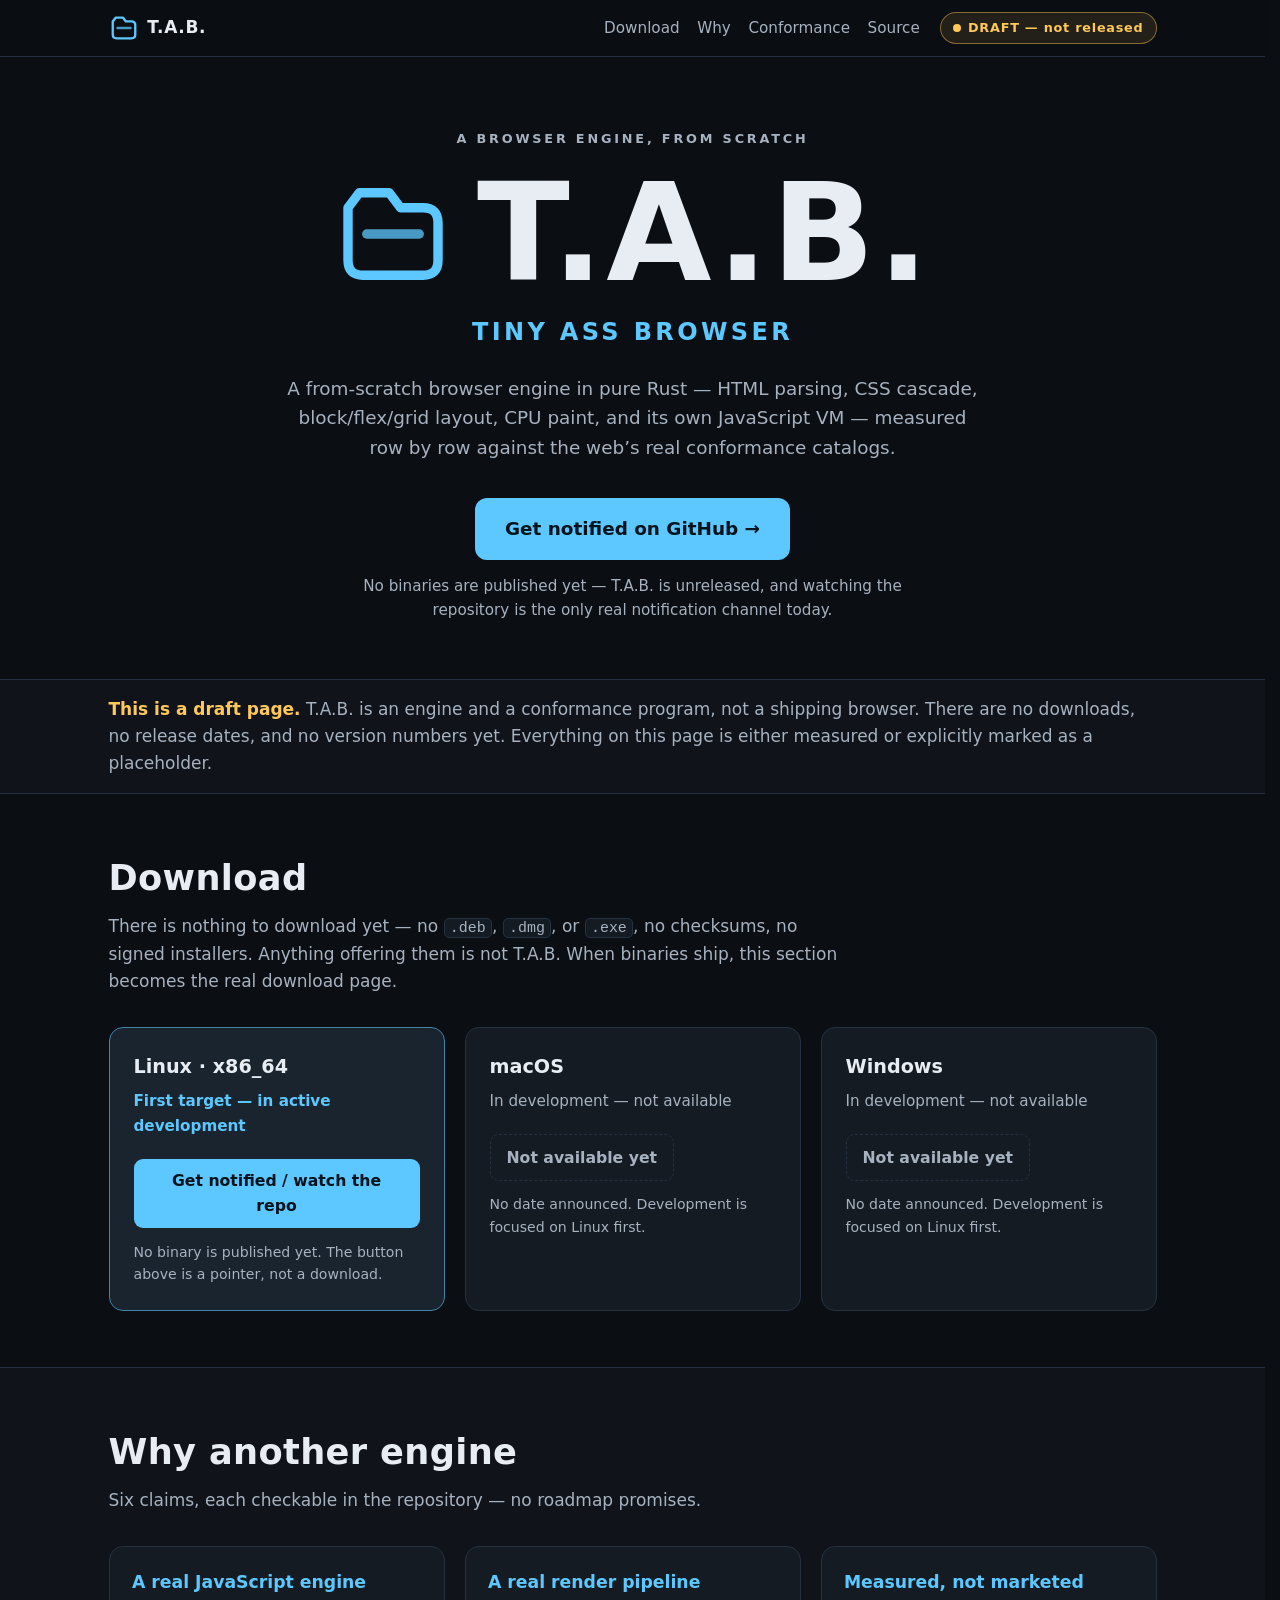
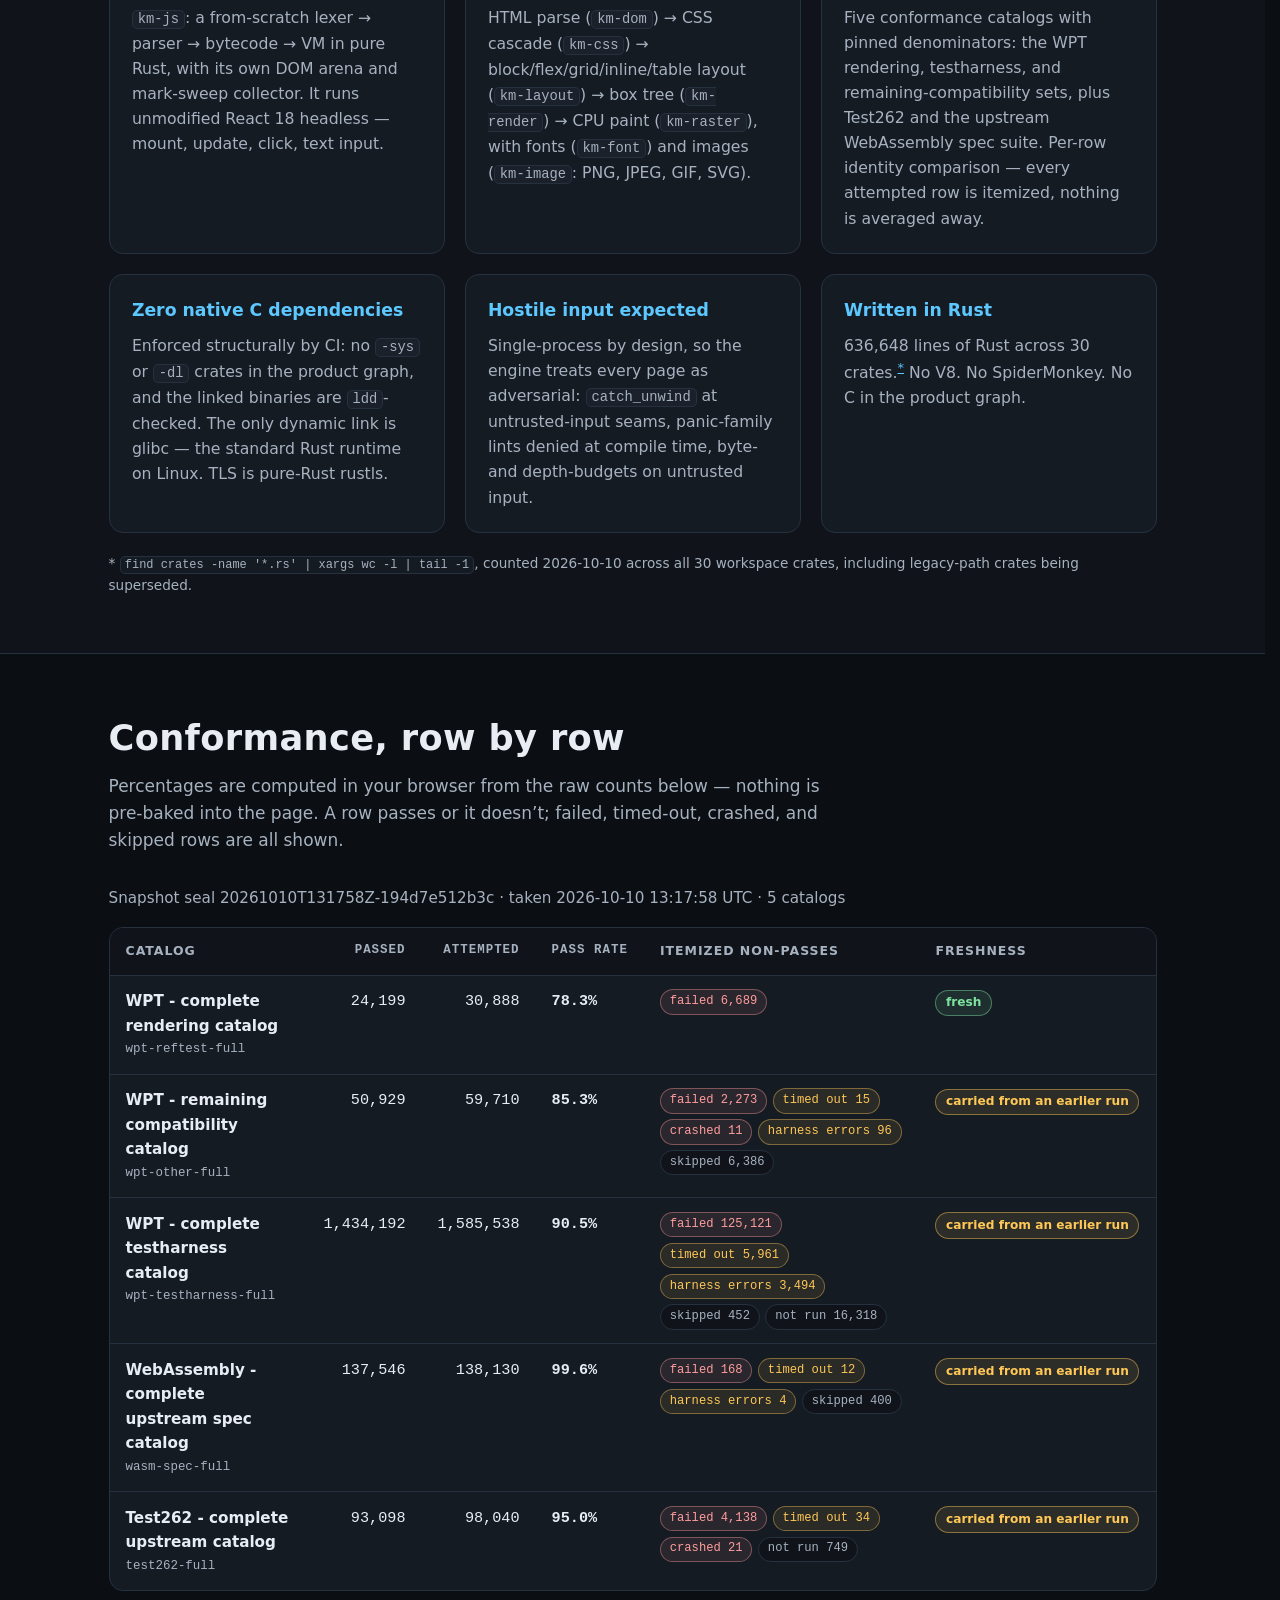
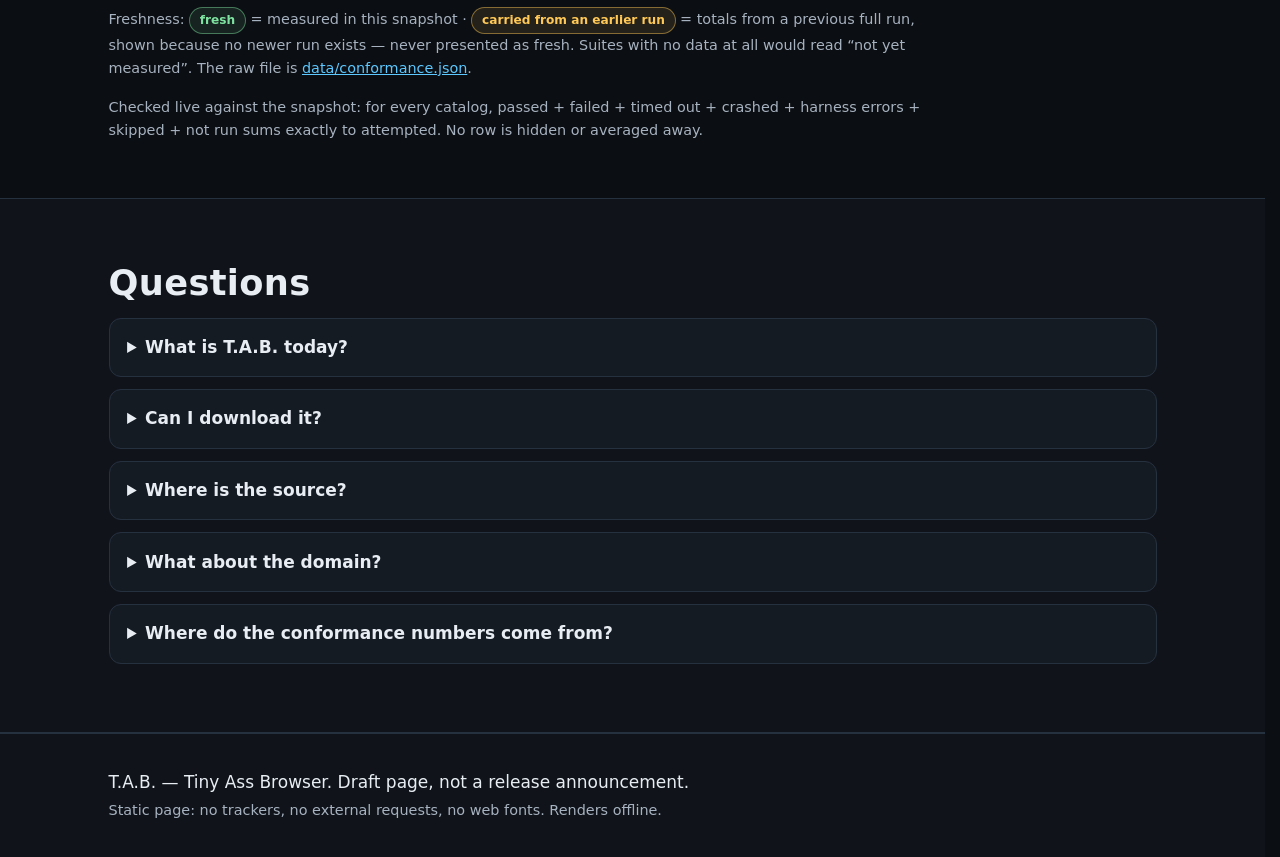
<file: index.html>
<!doctype html>
<html lang="en">
<head>
<meta charset="utf-8">
<meta name="viewport" content="width=device-width, initial-scale=1">
<meta name="color-scheme" content="dark">
<meta name="description" content="T.A.B. (Tiny Ass Browser) — a from-scratch browser engine in pure Rust. Unreleased: this is the draft of the future download page. No binaries exist yet.">
<meta name="robots" content="noindex">
<title>T.A.B. — Tiny Ass Browser · Download (draft)</title>
<link rel="icon" href="data:image/svg+xml,%3Csvg%20xmlns='http://www.w3.org/2000/svg'%20viewBox='0%200%2064%2064'%3E%3Cpath%20d='M14%2010%20H30%20L36%2018%20H48%20Q56%2018%2056%2026%20V46%20Q56%2054%2048%2054%20H16%20Q8%2054%208%2046%20V18%20L14%2010%20Z'%20fill='none'%20stroke='%235cc8ff'%20stroke-width='5'%20stroke-linejoin='round'/%3E%3Cpath%20d='M18%2032%20H46'%20stroke='%235cc8ff'%20stroke-width='5'%20stroke-linecap='round'/%3E%3C/svg%3E">
<link rel="stylesheet" href="styles.css">
</head>
<body>
<a class="skip-link" href="#main">Skip to content</a>

<header class="site-head">
  <div class="container head-row">
    <a class="brand" href="#top" aria-label="T.A.B. — back to top">
      <svg class="mark" viewBox="0 0 64 64" width="30" height="30" aria-hidden="true" focusable="false">
        <path class="mark-outline" d="M14 10 H30 L36 18 H48 Q56 18 56 26 V46 Q56 54 48 54 H16 Q8 54 8 46 V18 L14 10 Z"/>
        <path class="mark-bar" d="M18 32 H46"/>
      </svg>
      <span class="brand-name">T.A.B.</span>
    </a>
    <nav class="site-nav" aria-label="Page">
      <a href="#download">Download</a>
      <a href="#why">Why</a>
      <a href="#conformance">Conformance</a>
      <a class="nav-src" href="https://github.com/etziolami-ui/Kingmaker">Source <span class="visually-hidden">(GitHub — private during development)</span></a>
    </nav>
    <p class="draft-pill" role="note"><span class="dot" aria-hidden="true"></span>DRAFT — not released</p>
  </div>
</header>

<main id="main">
  <section class="hero" id="top" aria-labelledby="hero-title">
    <div class="container">
      <p class="hero-kicker">A browser engine, from scratch</p>
      <div class="hero-lockup">
        <svg class="hero-mark" viewBox="0 0 64 64" width="120" height="120" aria-hidden="true" focusable="false">
          <path class="mark-outline" d="M14 10 H30 L36 18 H48 Q56 18 56 26 V46 Q56 54 48 54 H16 Q8 54 8 46 V18 L14 10 Z"/>
          <path class="mark-bar" d="M18 32 H46"/>
        </svg>
        <h1 id="hero-title" class="wordmark">T.A.B.</h1>
      </div>
      <p class="expansion">Tiny Ass Browser</p>
      <p class="lede">A from-scratch browser engine in pure Rust — HTML parsing, CSS cascade,
      block/flex/grid layout, CPU paint, and its own JavaScript VM — measured row&nbsp;by&nbsp;row
      against the web&rsquo;s real conformance catalogs.</p>

      <p class="cta-row">
        <a class="cta" href="https://github.com/etziolami-ui/Kingmaker">Get notified on GitHub&nbsp;&rarr;</a>
      </p>
      <p class="cta-note">No binaries are published yet — T.A.B. is unreleased, and watching the
      repository is the only real notification channel today.</p>
    </div>
  </section>

  <section class="honesty" aria-label="Status">
    <div class="container">
      <p><strong>This is a draft page.</strong> T.A.B. is an engine and a conformance program,
      not a shipping browser. There are no downloads, no release dates, and no version numbers
      yet. Everything on this page is either measured or explicitly marked as a placeholder.</p>
    </div>
  </section>

  <section class="section" id="download" aria-labelledby="download-title">
    <div class="container">
      <h2 id="download-title">Download</h2>
      <p class="section-sub">There is nothing to download yet — no <code>.deb</code>, <code>.dmg</code>,
      or <code>.exe</code>, no checksums, no signed installers. Anything offering them is not T.A.B.
      When binaries ship, this section becomes the real download page.</p>

      <div class="platforms">
        <article class="platform primary">
          <h3>Linux · x86_64</h3>
          <p class="p-status">First target — in active development</p>
          <p class="btn-row">
            <a class="btn" href="https://github.com/etziolami-ui/Kingmaker">Get notified / watch the repo</a>
          </p>
          <p class="p-note">No binary is published yet. The button above is a pointer, not a download.</p>
        </article>
        <article class="platform">
          <h3>macOS</h3>
          <p class="p-status">In development — not available</p>
          <p class="btn-row"><span class="btn btn-ghost" aria-disabled="true">Not available yet</span></p>
          <p class="p-note">No date announced. Development is focused on Linux first.</p>
        </article>
        <article class="platform">
          <h3>Windows</h3>
          <p class="p-status">In development — not available</p>
          <p class="btn-row"><span class="btn btn-ghost" aria-disabled="true">Not available yet</span></p>
          <p class="p-note">No date announced. Development is focused on Linux first.</p>
        </article>
      </div>
    </div>
  </section>

  <section class="section section-alt" id="why" aria-labelledby="why-title">
    <div class="container">
      <h2 id="why-title">Why another engine</h2>
      <p class="section-sub">Six claims, each checkable in the repository — no roadmap promises.</p>
      <div class="why-grid">
        <article class="card">
          <h3>A real JavaScript engine</h3>
          <p><code>km-js</code>: a from-scratch lexer&nbsp;&rarr; parser&nbsp;&rarr; bytecode&nbsp;&rarr; VM in pure
          Rust, with its own DOM arena and mark-sweep collector. It runs unmodified React&nbsp;18 headless —
          mount, update, click, text&nbsp;input.</p>
        </article>
        <article class="card">
          <h3>A real render pipeline</h3>
          <p>HTML parse (<code>km-dom</code>) &rarr; CSS cascade (<code>km-css</code>) &rarr;
          block/flex/grid/inline/table layout (<code>km-layout</code>) &rarr; box tree
          (<code>km-render</code>) &rarr; CPU paint (<code>km-raster</code>), with fonts
          (<code>km-font</code>) and images (<code>km-image</code>: PNG, JPEG, GIF, SVG).</p>
        </article>
        <article class="card">
          <h3>Measured, not marketed</h3>
          <p>Five conformance catalogs with pinned denominators: the WPT rendering, testharness, and
          remaining-compatibility sets, plus Test262 and the upstream WebAssembly spec suite. Per-row
          identity comparison — every attempted row is itemized, nothing is averaged away.</p>
        </article>
        <article class="card">
          <h3>Zero native C dependencies</h3>
          <p>Enforced structurally by CI: no <code>-sys</code> or <code>-dl</code> crates in the product
          graph, and the linked binaries are <code>ldd</code>-checked. The only dynamic link is glibc —
          the standard Rust runtime on Linux. TLS is pure-Rust rustls.</p>
        </article>
        <article class="card">
          <h3>Hostile input expected</h3>
          <p>Single-process by design, so the engine treats every page as adversarial:
          <code>catch_unwind</code> at untrusted-input seams, panic-family lints denied at compile time,
          byte- and depth-budgets on untrusted input.</p>
        </article>
        <article class="card">
          <h3>Written in Rust</h3>
          <p>636,648 lines of Rust across 30 crates.<sup><a href="#fn-size" id="fn-size-ref">*</a></sup>
          No V8. No SpiderMonkey. No C in the product graph.</p>
        </article>
      </div>
      <p class="footnote" id="fn-size">* <code>find crates -name '*.rs' | xargs wc -l | tail -1</code>,
      counted 2026-10-10 across all 30 workspace crates, including legacy-path crates being superseded.</p>
    </div>
  </section>

  <section class="section" id="conformance" aria-labelledby="conf-title">
    <div class="container">
      <h2 id="conf-title">Conformance, row by row</h2>
      <p class="section-sub">Percentages are computed in your browser from the raw counts below —
      nothing is pre-baked into the page. A row passes or it doesn&rsquo;t; failed, timed-out, crashed,
      and skipped rows are all shown.</p>

      <div class="conf-meta" id="conf-meta" aria-live="polite"></div>

      <div class="table-wrap" id="conf-table-wrap" aria-busy="true">
        <p class="conf-loading">Loading conformance numbers&hellip;</p>
      </div>

      <p class="conf-legend">Freshness: <span class="badge badge-fresh">fresh</span> = measured in this
      snapshot &middot; <span class="badge badge-carried">carried from an earlier run</span> = totals from
      a previous full run, shown because no newer run exists — never presented as fresh. Suites with no
      data at all would read &ldquo;not yet measured&rdquo;. The raw file is
      <a href="data/conformance.json">data/conformance.json</a>.</p>
      <p class="conf-legend" id="conf-decompose"></p>
    </div>
  </section>

  <section class="section section-alt" id="faq" aria-labelledby="faq-title">
    <div class="container">
      <h2 id="faq-title">Questions</h2>
      <div class="faq">
        <details>
          <summary>What is T.A.B. today?</summary>
          <p>A browser <em>engine</em> plus its conformance program: parsing, styling, layout, painting,
          a JavaScript VM, a DOM, and the measurement harness that scores all of it against W3C/whatwg
          catalogs. It is not a shipping browser — there is no UI product, installer, or release channel.</p>
        </details>
        <details>
          <summary>Can I download it?</summary>
          <p>No. T.A.B. is unreleased and there are no binaries. This page is a draft of the download
          page that will exist when there is something to download.</p>
        </details>
        <details>
          <summary>Where is the source?</summary>
          <p>The engine is developed in a single Rust workspace:
          <a href="https://github.com/etziolami-ui/Kingmaker">github.com/etziolami-ui/Kingmaker</a> —
          private during development. Public source and binaries are part of the (not yet scheduled) release.</p>
        </details>
        <details>
          <summary>What about the domain?</summary>
          <p><span class="tentative">tab.tools — domain TBD.</span> That name is tentative placeholder
          branding; nothing is registered or confirmed, and the real address will be announced with the release.</p>
        </details>
        <details>
          <summary>Where do the conformance numbers come from?</summary>
          <p>From the project&rsquo;s internal conformance board, which renders both sides of every row
          and compares them. This site renders a copy of that board&rsquo;s snapshot
          (<code>data/conformance.json</code>) with vanilla JavaScript. Suites flagged
          <code>measured: false</code> in the snapshot are labelled &ldquo;carried from an earlier run&rdquo;.
          No dates, version numbers, sizes, or user counts are invented anywhere on this page.</p>
        </details>
      </div>
    </div>
  </section>
</main>

<footer class="site-foot">
  <div class="container foot-row">
    <p><span class="brand-name">T.A.B.</span> — Tiny Ass Browser. Draft page, not a release announcement.</p>
    <p class="foot-muted">Static page: no trackers, no external requests, no web fonts. Renders offline.</p>
  </div>
</footer>

<script src="app.js"></script>
</body>
</html>
</file>
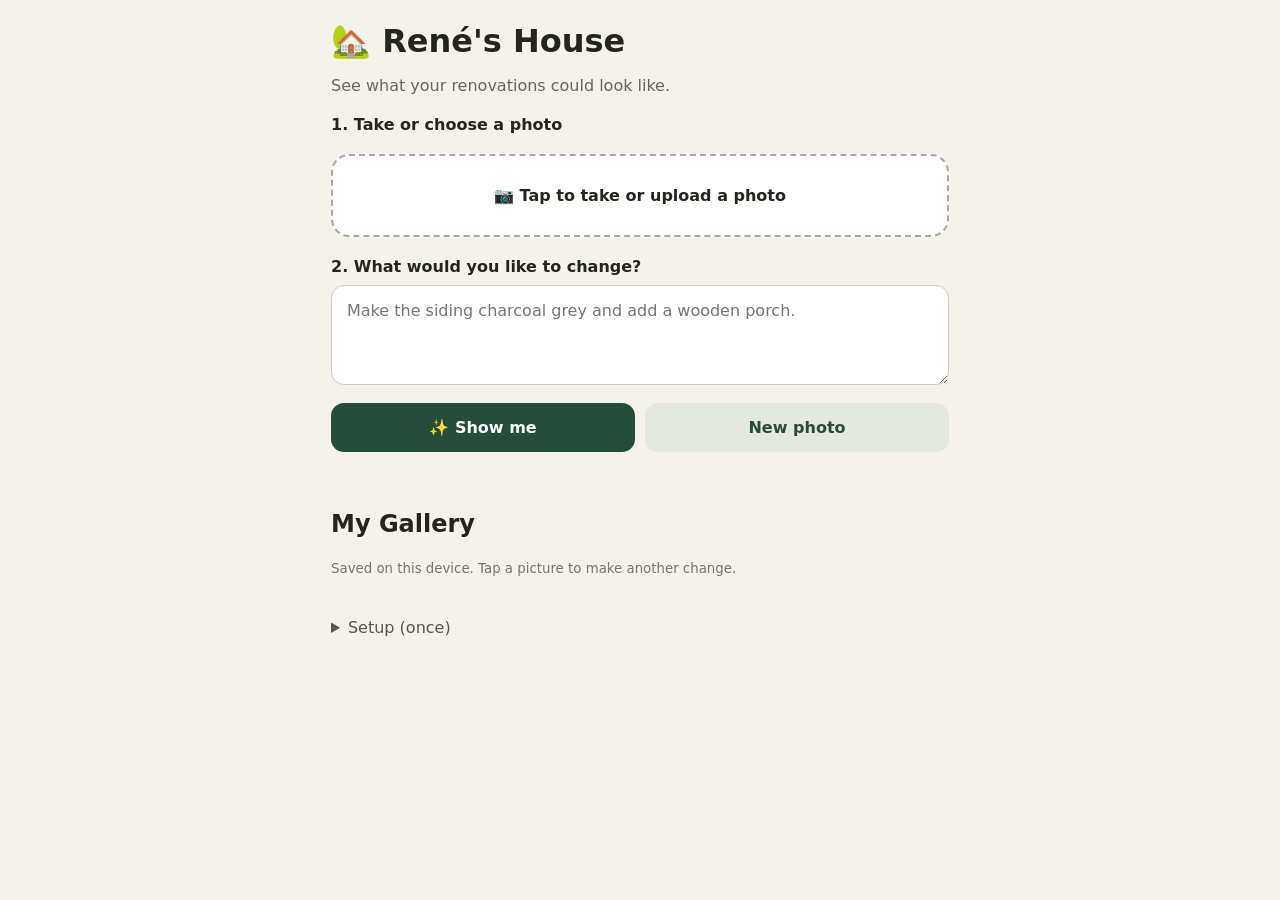
<file: renes-house/index.html>
<!doctype html>
<html lang="en"><head><meta charset="utf-8"><meta name="viewport" content="width=device-width,initial-scale=1,viewport-fit=cover"><meta name="theme-color" content="#f5f2ec"><link rel="manifest" href="./manifest.webmanifest"><title>René's House</title>
<style>
:root{font-family:system-ui,-apple-system,sans-serif;color:#24251f;background:#f5f2ec}*{box-sizing:border-box}body{margin:0}main{max-width:650px;margin:auto;padding:22px 16px 70px}h1{font-size:2rem;margin:0}p{color:#65685e}label{display:block;font-weight:650;margin:20px 0 9px}.picker{display:block;border:2px dashed #a7ab9f;border-radius:18px;padding:30px;text-align:center;background:white;cursor:pointer}input[type=file]{position:absolute;opacity:0;width:1px;height:1px}textarea,input[type=url]{width:100%;border:1px solid #c9cbbf;border-radius:13px;padding:15px;font:inherit;background:white}textarea{min-height:100px}button{font:inherit;cursor:pointer;border:0;border-radius:13px;padding:15px;background:#244e3b;color:white;font-weight:700}button:disabled{opacity:.5}button.secondary{background:#e5e8df;color:#244e3b}.actions{display:flex;gap:10px;margin-top:14px}.actions button{flex:1}img{max-width:100%;border-radius:12px}.preview{display:none;margin-top:14px}.gallery{display:grid;grid-template-columns:repeat(2,minmax(0,1fr));gap:12px}.item{background:white;border-radius:15px;padding:8px;overflow:hidden}.item img{width:100%;aspect-ratio:1;object-fit:cover}.item p{font-size:.85rem;margin:7px 3px;overflow-wrap:anywhere}.item button{padding:9px;width:100%}.status{min-height:22px}details{margin:25px 0;color:#555}small{color:#74786e}
</style></head><body><main><h1>🏡 René's House</h1><p>See what your renovations could look like.</p>
<label for="photo">1. Take or choose a photo</label><label class="picker" for="photo">📷 <strong>Tap to take or upload a photo</strong></label><input id="photo" type="file" accept="image/*"><img class="preview" id="preview" alt="Selected house photo">
<label for="instructions">2. What would you like to change?</label><textarea id="instructions" placeholder="Make the siding charcoal grey and add a wooden porch."></textarea>
<div class="actions"><button id="generate">✨ Show me</button><button class="secondary" id="clear">New photo</button></div><p id="status" class="status" role="status"></p>
<h2>My Gallery</h2><p><small>Saved on this device. Tap a picture to make another change.</small></p><div id="gallery" class="gallery"></div>
<details><summary>Setup (once)</summary><p>Enter your private image-editing backend URL. Never paste an API key here.</p><input id="endpoint" type="url" placeholder="https://your-server.example/api/edit"><button class="secondary" id="save" style="margin-top:10px">Save server URL</button></details>
</main><script src="./app.js"></script></body></html>
</file>
<file: styles.css>
/* T.A.B. — draft download page. Dark theme, system fonts only, no external requests. */

:root {
  --bg: #0b0e12;
  --bg-soft: #10141a;
  --panel: #151b23;
  --panel-2: #1a212b;
  --line: #263140;
  --text: #e8edf4;
  --muted: #a7b2c0;
  --accent: #5cc8ff;
  --accent-ink: #04121c;
  --green: #7ee2a0;
  --amber: #ffc857;
  --red: #ff9d9d;
  --mono: ui-monospace, "SF Mono", SFMono-Regular, Menlo, Consolas, "Liberation Mono", monospace;
  --sans: ui-sans-serif, system-ui, -apple-system, "Segoe UI", Roboto, "Helvetica Neue", Arial, sans-serif;
}

* { box-sizing: border-box; }

html {
  scrollbar-gutter: stable;
  -webkit-text-size-adjust: 100%;
}

body {
  margin: 0;
  background: var(--bg);
  color: var(--text);
  font-family: var(--sans);
  font-size: 1.0625rem;
  line-height: 1.6;
}

.container {
  max-width: 68rem;
  margin-inline: auto;
  padding-inline: 1.25rem;
}

a { color: var(--accent); }
a:hover { text-decoration-thickness: 2px; }

code {
  font-family: var(--mono);
  font-size: 0.88em;
  background: var(--panel);
  border: 1px solid var(--line);
  border-radius: 5px;
  padding: 0.08em 0.35em;
}

:focus-visible {
  outline: 2px solid var(--accent);
  outline-offset: 3px;
  border-radius: 4px;
}

.visually-hidden {
  position: absolute !important;
  width: 1px; height: 1px;
  margin: -1px; padding: 0; border: 0;
  clip: rect(0 0 0 0); clip-path: inset(50%);
  overflow: hidden; white-space: nowrap;
}

.skip-link {
  position: absolute;
  left: 1rem; top: -3.5rem;
  z-index: 10;
  background: var(--accent);
  color: var(--accent-ink);
  font-weight: 700;
  padding: 0.5rem 0.9rem;
  border-radius: 8px;
  text-decoration: none;
  transition: top 120ms ease;
}
.skip-link:focus { top: 0.75rem; }

/* ---------- header ---------- */

.site-head {
  border-bottom: 1px solid var(--line);
  background: rgba(11, 14, 18, 0.92);
  position: sticky;
  top: 0;
  z-index: 5;
  backdrop-filter: blur(6px);
}

.head-row {
  display: flex;
  align-items: center;
  gap: 1.25rem;
  min-height: 3.5rem;
  flex-wrap: wrap;
  padding-block: 0.4rem;
}

.brand {
  display: inline-flex;
  align-items: center;
  gap: 0.55rem;
  color: var(--text);
  text-decoration: none;
  font-weight: 800;
  letter-spacing: 0.04em;
}

.mark-outline {
  fill: none;
  stroke: var(--accent);
  stroke-width: 5;
  stroke-linejoin: round;
}
.mark-bar { fill: none; stroke: var(--accent); stroke-width: 5; stroke-linecap: round; opacity: 0.75; }

.site-nav {
  display: flex;
  gap: 1.1rem;
  margin-left: auto;
  flex-wrap: wrap;
}
.site-nav a {
  color: var(--muted);
  text-decoration: none;
  font-size: 0.95rem;
}
.site-nav a:hover { color: var(--text); }

.draft-pill {
  margin: 0;
  display: inline-flex;
  align-items: center;
  gap: 0.45rem;
  font-size: 0.8rem;
  font-weight: 700;
  letter-spacing: 0.06em;
  color: var(--amber);
  border: 1px solid color-mix(in srgb, var(--amber) 45%, transparent);
  background: color-mix(in srgb, var(--amber) 10%, transparent);
  border-radius: 999px;
  padding: 0.28rem 0.75rem;
  white-space: nowrap;
}
.draft-pill .dot {
  width: 0.5rem; height: 0.5rem;
  border-radius: 50%;
  background: var(--amber);
}

/* ---------- hero ---------- */

.hero {
  text-align: center;
  padding-block: 4.5rem 3.5rem;
}

.hero-kicker {
  margin: 0 0 1.25rem;
  text-transform: uppercase;
  letter-spacing: 0.22em;
  font-size: 0.8rem;
  font-weight: 700;
  color: var(--muted);
}

.hero-lockup {
  display: flex;
  align-items: center;
  justify-content: center;
  gap: 1.5rem;
  flex-wrap: wrap;
}

.hero-mark {
  aspect-ratio: 1 / 1;
  flex: none;
}

.wordmark {
  margin: 0;
  font-size: clamp(3.6rem, 13vw, 8.5rem);
  line-height: 0.95;
  font-weight: 800;
  letter-spacing: 0.02em;
}

.expansion {
  margin: 0.9rem 0 0;
  color: var(--accent);
  font-size: clamp(1.15rem, 3vw, 1.5rem);
  font-weight: 700;
  letter-spacing: 0.14em;
  text-transform: uppercase;
}

.lede {
  max-width: 44rem;
  margin: 1.4rem auto 0;
  color: var(--muted);
  font-size: 1.15rem;
}

.cta-row { margin: 2.25rem 0 0; }

.cta {
  display: inline-block;
  background: var(--accent);
  color: var(--accent-ink);
  font-weight: 800;
  font-size: 1.15rem;
  text-decoration: none;
  padding: 1rem 1.9rem;
  border-radius: 12px;
  min-height: 3.5rem;
}
@media (prefers-reduced-motion: no-preference) {
  .cta { transition: transform 120ms ease, box-shadow 120ms ease; }
  .cta:hover { transform: translateY(-2px); box-shadow: 0 10px 30px color-mix(in srgb, var(--accent) 25%, transparent); }
}

.cta-note {
  margin: 0.9rem auto 0;
  max-width: 34rem;
  color: var(--muted);
  font-size: 0.95rem;
}

/* ---------- honesty strip ---------- */

.honesty {
  background: var(--bg-soft);
  border-block: 1px solid var(--line);
  padding-block: 1rem;
}
.honesty p { margin: 0; color: var(--muted); }
.honesty strong { color: var(--amber); }

/* ---------- sections ---------- */

.section { padding-block: 3.5rem; }
.section-alt { background: var(--bg-soft); border-block: 1px solid var(--line); }

h2 {
  font-size: clamp(1.6rem, 4vw, 2.2rem);
  margin: 0 0 0.4rem;
  letter-spacing: 0.01em;
}

.section-sub {
  color: var(--muted);
  max-width: 46rem;
  margin: 0 0 2rem;
}

/* ---------- download ---------- */

.platforms {
  display: grid;
  grid-template-columns: repeat(auto-fit, minmax(16rem, 1fr));
  gap: 1.25rem;
}

.platform {
  background: var(--panel);
  border: 1px solid var(--line);
  border-radius: 14px;
  padding: 1.5rem;
  display: flex;
  flex-direction: column;
  gap: 0.4rem;
}
.platform.primary {
  border-color: color-mix(in srgb, var(--accent) 55%, var(--line));
  background: color-mix(in srgb, var(--accent) 5%, var(--panel));
}

.platform h3 { margin: 0; font-size: 1.2rem; }

.p-status {
  margin: 0;
  color: var(--muted);
  font-size: 0.95rem;
}
.platform.primary .p-status { color: var(--accent); font-weight: 600; }

.btn-row { margin: 0.9rem 0 0.4rem; }

.btn {
  display: inline-block;
  text-align: center;
  text-decoration: none;
  font-weight: 700;
  font-size: 0.98rem;
  color: var(--accent-ink);
  background: var(--accent);
  border-radius: 9px;
  padding: 0.6rem 1rem;
  min-height: 2.75rem;
}
.btn:hover { text-decoration: underline; }

.btn-ghost {
  color: var(--muted);
  background: transparent;
  border: 1px dashed var(--line);
  cursor: not-allowed;
  font-weight: 600;
}
.btn-ghost:hover { text-decoration: none; }

.p-note { margin: 0; color: var(--muted); font-size: 0.88rem; }

/* ---------- why grid ---------- */

.why-grid {
  display: grid;
  grid-template-columns: repeat(auto-fit, minmax(17rem, 1fr));
  gap: 1.25rem;
}

.card {
  background: var(--panel);
  border: 1px solid var(--line);
  border-radius: 14px;
  padding: 1.4rem;
}
.card h3 {
  margin: 0 0 0.5rem;
  font-size: 1.08rem;
  color: var(--accent);
}
.card p { margin: 0; color: var(--muted); font-size: 0.98rem; }
.card code { background: var(--panel-2); }

.footnote {
  margin: 1.25rem 0 0;
  color: var(--muted);
  font-size: 0.85rem;
}

/* ---------- conformance ---------- */

.conf-meta {
  color: var(--muted);
  font-size: 0.95rem;
  margin-bottom: 1rem;
}
.conf-meta code { color: var(--text); }

.table-wrap {
  min-height: 20rem; /* reserved so async rendering cannot shift layout */
  overflow-x: auto;
  border: 1px solid var(--line);
  border-radius: 14px;
  background: var(--panel);
}

.conf-loading, .conf-error { padding: 2.5rem 1.5rem; color: var(--muted); }
.conf-error { color: var(--amber); }

table.conf {
  width: 100%;
  border-collapse: collapse;
  font-size: 0.95rem;
}

table.conf th, table.conf td {
  text-align: left;
  padding: 0.85rem 1rem;
  border-bottom: 1px solid var(--line);
  vertical-align: top;
}
table.conf thead th {
  color: var(--muted);
  font-size: 0.78rem;
  text-transform: uppercase;
  letter-spacing: 0.08em;
  background: var(--bg-soft);
}
table.conf tbody tr:last-child td { border-bottom: none; }
table.conf td.num, table.conf th.num { text-align: right; font-family: var(--mono); white-space: nowrap; }
table.conf td.rate { font-family: var(--mono); font-weight: 700; white-space: nowrap; }

.suite-label { font-weight: 700; }
.suite-id {
  display: block;
  color: var(--muted);
  font-family: var(--mono);
  font-size: 0.78rem;
  margin-top: 0.15rem;
}

.chips { display: flex; flex-wrap: wrap; gap: 0.35rem; }
.chip {
  display: inline-block;
  font-family: var(--mono);
  font-size: 0.76rem;
  border-radius: 999px;
  padding: 0.12rem 0.55rem;
  border: 1px solid var(--line);
  color: var(--muted);
  background: var(--bg-soft);
  white-space: nowrap;
}
.chip-failed { color: var(--red); border-color: color-mix(in srgb, var(--red) 40%, transparent); background: color-mix(in srgb, var(--red) 9%, transparent); }
.chip-timeout { color: var(--amber); border-color: color-mix(in srgb, var(--amber) 40%, transparent); background: color-mix(in srgb, var(--amber) 9%, transparent); }
.chip-crash { color: var(--red); border-color: color-mix(in srgb, var(--red) 40%, transparent); background: color-mix(in srgb, var(--red) 9%, transparent); }
.chip-harness { color: var(--amber); border-color: color-mix(in srgb, var(--amber) 40%, transparent); background: color-mix(in srgb, var(--amber) 9%, transparent); }
.chip-skipped, .chip-notrun { color: var(--muted); }

.badge {
  display: inline-block;
  font-size: 0.76rem;
  font-weight: 700;
  border-radius: 999px;
  padding: 0.16rem 0.6rem;
  white-space: nowrap;
}
.badge-fresh { color: var(--green); border: 1px solid color-mix(in srgb, var(--green) 45%, transparent); background: color-mix(in srgb, var(--green) 10%, transparent); }
.badge-carried { color: var(--amber); border: 1px solid color-mix(in srgb, var(--amber) 45%, transparent); background: color-mix(in srgb, var(--amber) 10%, transparent); }

.conf-legend {
  color: var(--muted);
  font-size: 0.9rem;
  margin: 1rem 0 0;
  max-width: 52rem;
}

.tentative {
  font-family: var(--mono);
  color: var(--amber);
}

/* ---------- faq / footer ---------- */

.faq details {
  background: var(--panel);
  border: 1px solid var(--line);
  border-radius: 12px;
  padding: 0.4rem 1.1rem;
  margin-bottom: 0.75rem;
}
.faq summary {
  cursor: pointer;
  font-weight: 700;
  padding-block: 0.55rem;
}
.faq details[open] summary { margin-bottom: 0.2rem; }
.faq details p { color: var(--muted); margin-top: 0.25rem; }

.site-foot {
  border-top: 1px solid var(--line);
  padding-block: 2rem;
  background: var(--bg-soft);
}
.foot-row p { margin: 0.2rem 0; }
.foot-muted { color: var(--muted); font-size: 0.9rem; }

/* ---------- small screens ---------- */

@media (max-width: 40rem) {
  .hero { padding-block: 3rem 2.5rem; }
  .hero-lockup { gap: 0.9rem; }
  .hero-mark { width: 72px; height: 72px; }
  .site-nav { gap: 0.8rem; }
  .draft-pill { order: 3; }
  .section { padding-block: 2.5rem; }
  .table-wrap { min-height: 26rem; }
}
</file>
